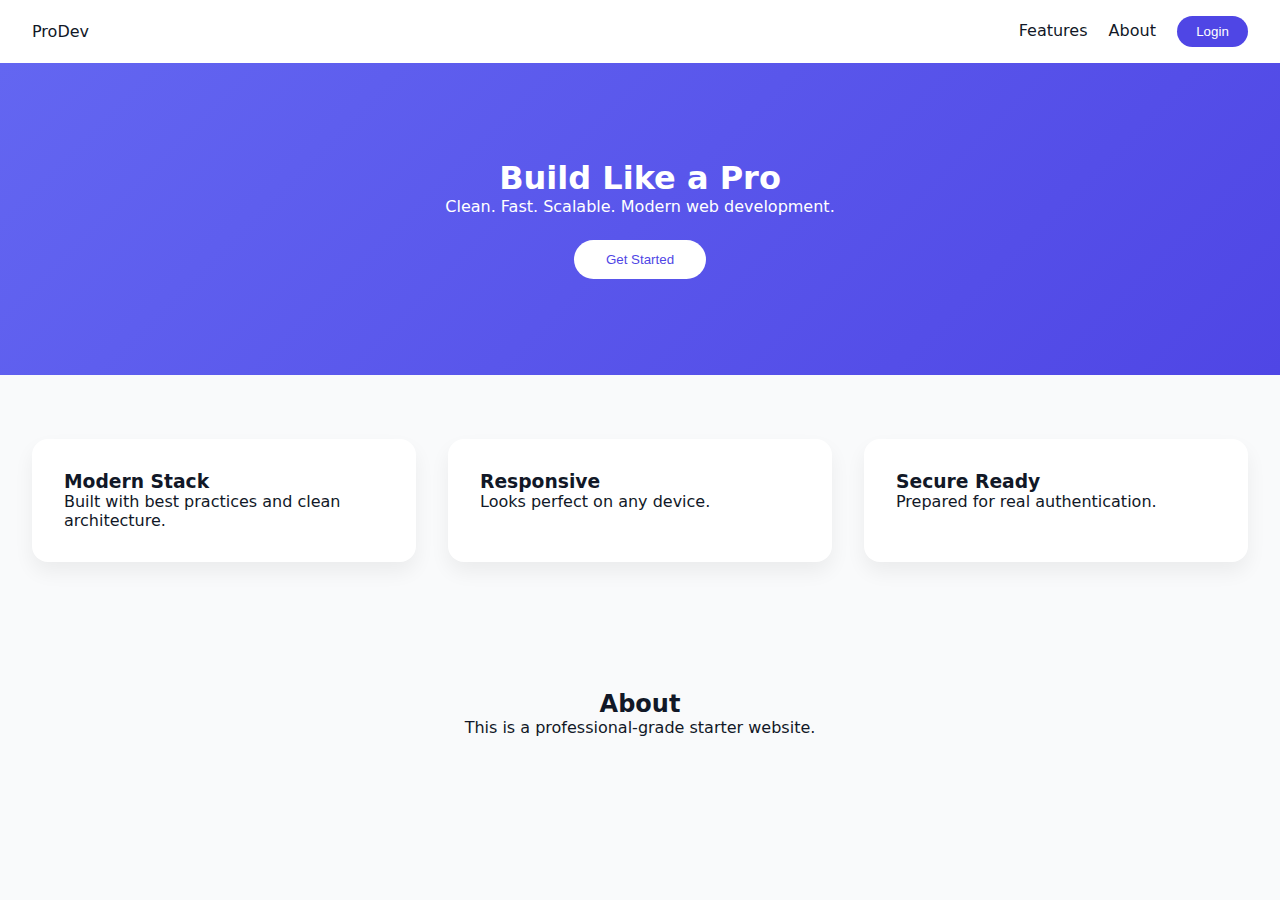
<file: sheshh/index.html>
<!DOCTYPE html>
<html lang="en">
<head>
  <meta charset="UTF-8" />
  <meta name="viewport" content="width=device-width, initial-scale=1.0" />
  <title>Pro Website</title>
  <link rel="stylesheet" href="styles.css" />
  <script defer src="script.js"></script>
</head>
<body>

  <!-- Navbar -->
  <header class="navbar">
    <div class="logo">ProDev</div>
    <nav>
      <a href="#features">Features</a>
      <a href="#about">About</a>
      <button id="loginBtn" class="login-btn">Login</button>
      <button id="logoutBtn" class="logout-btn hidden">Logout</button>
    </nav>
  </header>

  <!-- MAIN WEBSITE CONTENT -->
  <main id="mainContent">
    <section class="hero">
      <h1>Build Like a Pro</h1>
      <p>Clean. Fast. Scalable. Modern web development.</p>
      <button id="cta">Get Started</button>
    </section>

    <section id="features" class="features">
      <div class="card">
        <h3>Modern Stack</h3>
        <p>Built with best practices and clean architecture.</p>
      </div>
      <div class="card">
        <h3>Responsive</h3>
        <p>Looks perfect on any device.</p>
      </div>
      <div class="card">
        <h3>Secure Ready</h3>
        <p>Prepared for real authentication.</p>
      </div>
    </section>

    <section id="about" class="about">
      <h2>About</h2>
      <p>This is a professional-grade starter website.</p>
    </section>
  </main>

  <!-- DASHBOARD FORM (Hidden until login) -->
  <section id="dashboard" class="dashboard hidden">
    <h2>User Dashboard</h2>

    <form id="dataForm" class="pro-form">
      <input type="text" placeholder="Full Name" required />
      <input type="email" placeholder="Email Address" required />
      <textarea placeholder="Your Message" rows="4" required></textarea>
      <button type="submit">Submit</button>
    </form>
  </section>

  <!-- Login Modal -->
  <div id="loginModal" class="modal hidden">
    <div class="modal-content">
      <span id="closeModal">&times;</span>
      <h2>Login</h2>

      <form id="loginForm">
        <input type="email" id="email" placeholder="Email" required />
        <input type="password" id="password" placeholder="Password" required />
        <button type="submit">Sign In</button>
        <p id="error" class="error"></p>
      </form>
    </div>
  </div>

</body>
</html>
</file>
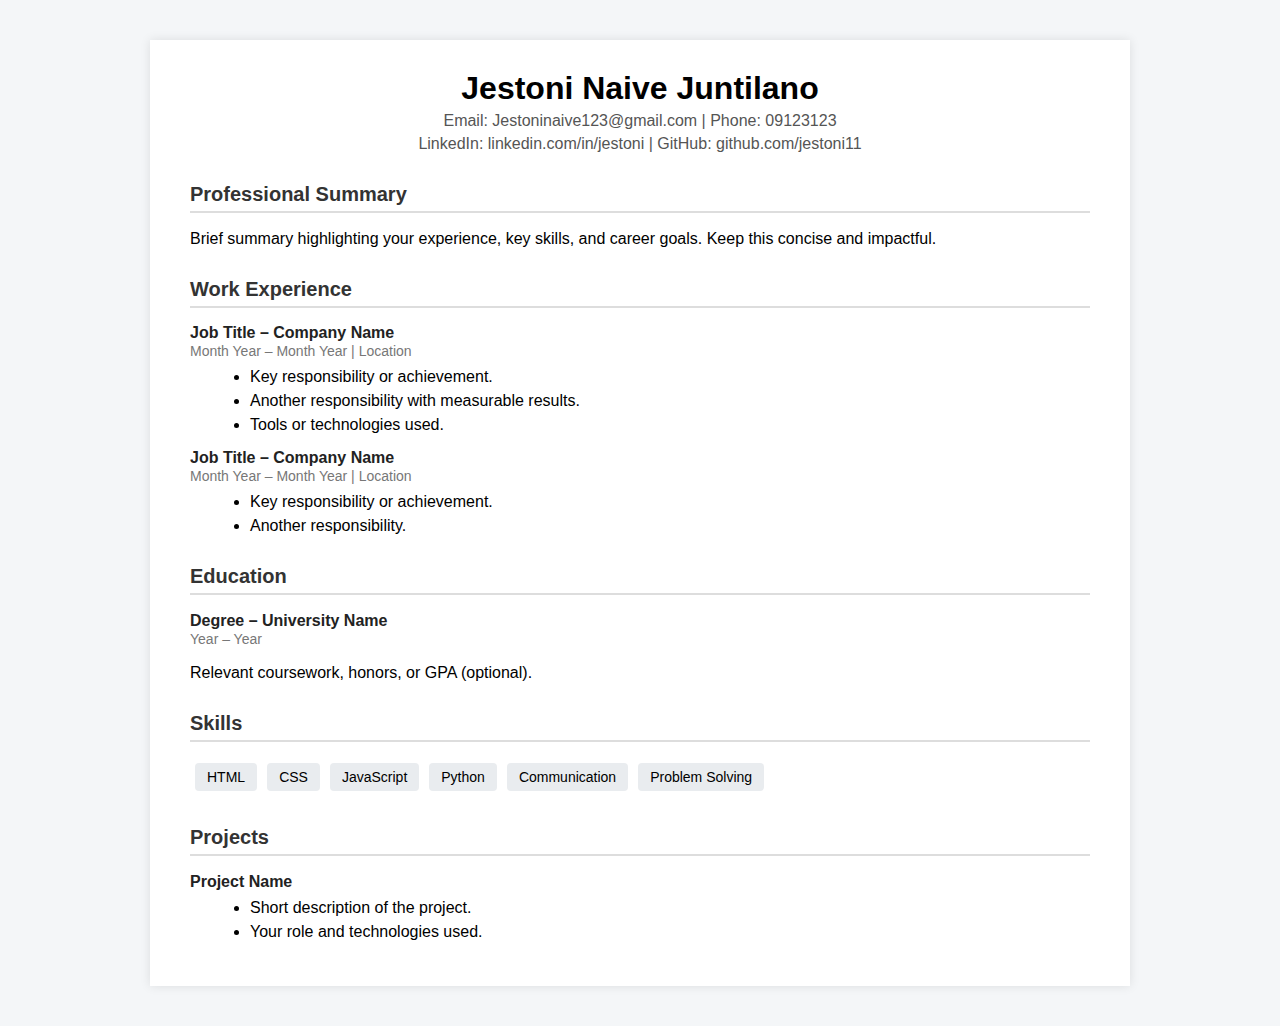
<file: sheshh/resume.html>
<!DOCTYPE html>
<html lang="en">
<head>
    <meta charset="UTF-8">
    <title>Your Name - Resume</title>
    <style>
        body {
            font-family: Arial, Helvetica, sans-serif;
            background-color: #f4f6f8;
            margin: 0;
            padding: 0;
        }
        .container {
            max-width: 900px;
            margin: 40px auto;
            background: #ffffff;
            padding: 30px 40px;
            box-shadow: 0 0 10px rgba(0,0,0,0.1);
        }
        h1 {
            margin: 0;
            font-size: 32px;
        }
        h2 {
            margin-top: 30px;
            border-bottom: 2px solid #ddd;
            padding-bottom: 5px;
            font-size: 20px;
            color: #333;
        }
        .header {
            text-align: center;
        }
        .header p {
            margin: 5px 0;
            color: #555;
        }
        .section {
            margin-top: 20px;
        }
        .item {
            margin-bottom: 15px;
        }
        .item h3 {
            margin: 0;
            font-size: 16px;
            color: #222;
        }
        .item span {
            font-size: 14px;
            color: #777;
        }
        ul {
            margin: 8px 0 0 20px;
        }
        li {
            margin-bottom: 6px;
        }
        .skills {
            display: flex;
            flex-wrap: wrap;
        }
        .skill {
            background: #e9ecef;
            padding: 6px 12px;
            margin: 5px;
            border-radius: 4px;
            font-size: 14px;
        }
    </style>
</head>
<body>

<div class="container">
    <div class="header">
        <h1>Jestoni Naive Juntilano</h1>
        <p>Email: Jestoninaive123@gmail.com | Phone: 09123123</p>
        <p>LinkedIn: linkedin.com/in/jestoni | GitHub: github.com/jestoni11</p>
    </div>

    <div class="section">
        <h2>Professional Summary</h2>
        <p>
            Brief summary highlighting your experience, key skills, and career goals.
            Keep this concise and impactful.
        </p>
    </div>

    <div class="section">
        <h2>Work Experience</h2>

        <div class="item">
            <h3>Job Title – Company Name</h3>
            <span>Month Year – Month Year | Location</span>
            <ul>
                <li>Key responsibility or achievement.</li>
                <li>Another responsibility with measurable results.</li>
                <li>Tools or technologies used.</li>
            </ul>
        </div>

        <div class="item">
            <h3>Job Title – Company Name</h3>
            <span>Month Year – Month Year | Location</span>
            <ul>
                <li>Key responsibility or achievement.</li>
                <li>Another responsibility.</li>
            </ul>
        </div>
    </div>

    <div class="section">
        <h2>Education</h2>

        <div class="item">
            <h3>Degree – University Name</h3>
            <span>Year – Year</span>
            <p>Relevant coursework, honors, or GPA (optional).</p>
        </div>
    </div>

    <div class="section">
        <h2>Skills</h2>
        <div class="skills">
            <div class="skill">HTML</div>
            <div class="skill">CSS</div>
            <div class="skill">JavaScript</div>
            <div class="skill">Python</div>
            <div class="skill">Communication</div>
            <div class="skill">Problem Solving</div>
        </div>
    </div>

    <div class="section">
        <h2>Projects</h2>

        <div class="item">
            <h3>Project Name</h3>
            <ul>
                <li>Short description of the project.</li>
                <li>Your role and technologies used.</li>
            </ul>
        </div>
    </div>
</div>

</body>
</html>
</file>
<file: sheshh/styles.css>
:root {
  --primary: #4f46e5;
  --dark: #111827;
  --light: #f9fafb;
}

* {
  margin: 0;
  padding: 0;
  box-sizing: border-box;
}

body {
  font-family: system-ui, sans-serif;
  background: var(--light);
  color: var(--dark);
}

/* Navbar */
.navbar {
  display: flex;
  justify-content: space-between;
  align-items: center;
  padding: 1rem 2rem;
  background: white;
  box-shadow: 0 2px 10px rgba(0,0,0,0.05);
}

.navbar nav a {
  margin-right: 1rem;
  text-decoration: none;
  color: var(--dark);
}

.login-btn {
  background: var(--primary);
  color: white;
  border: none;
  padding: 0.5rem 1.2rem;
  border-radius: 999px;
  cursor: pointer;
}

/* Hero */
.hero {
  text-align: center;
  padding: 6rem 2rem;
  background: linear-gradient(135deg, #6366f1, #4f46e5);
  color: white;
}

.hero button {
  margin-top: 1.5rem;
  padding: 0.75rem 2rem;
  border: none;
  border-radius: 999px;
  background: white;
  color: var(--primary);
  cursor: pointer;
}

/* Features */
.features {
  display: grid;
  grid-template-columns: repeat(auto-fit, minmax(250px, 1fr));
  gap: 2rem;
  padding: 4rem 2rem;
}

.card {
  background: white;
  padding: 2rem;
  border-radius: 1rem;
  box-shadow: 0 10px 20px rgba(0,0,0,0.06);
}

/* About */
.about {
  padding: 4rem 2rem;
  text-align: center;
}

/* Footer */
.footer {
  text-align: center;
  padding: 2rem;
  background: #e5e7eb;
}

/* Modal */
.modal {
  position: fixed;
  inset: 0;
  background: rgba(0,0,0,0.5);
  display: grid;
  place-items: center;
  z-index: 1000;
}

.hidden {
  display: none;
}

.modal-content {
  background: white;
  padding: 2rem;
  width: 100%;
  max-width: 400px;
  border-radius: 1rem;
  position: relative;
}

.modal-content h2 {
  margin-bottom: 1rem;
}

.modal-content input {
  width: 100%;
  padding: 0.75rem;
  margin-bottom: 1rem;
  border-radius: 0.5rem;
  border: 1px solid #d1d5db;
}

.modal-content button {
  width: 100%;
  padding: 0.75rem;
  background: var(--primary);
  color: white;
  border: none;
  border-radius: 0.5rem;
}

.modal-content span {
  position: absolute;
  top: 1rem;
  right: 1rem;
  font-size: 1.5rem;
  cursor: pointer;
}

.error {
  color: red;
  font-size: 0.9rem;
}
.logout-btn {
  background: #ef4444;
  color: white;
  border: none;
  padding: 0.5rem 1.2rem;
  border-radius: 999px;
  cursor: pointer;
  margin-left: 0.5rem;
}

.dashboard {
  padding: 4rem 2rem;
  max-width: 600px;
  margin: auto;
}

.pro-form {
  display: flex;
  flex-direction: column;
  gap: 1rem;
}

.pro-form input,
.pro-form textarea {
  padding: 0.75rem;
  border-radius: 0.5rem;
  border: 1px solid #d1d5db;
  font-size: 1rem;
}

.pro-form button {
  padding: 0.75rem;
  background: var(--primary);
  color: white;
  border: none;
  border-radius: 0.5rem;
  cursor: pointer;
}

.hidden {
  display: none;
}
</file>
